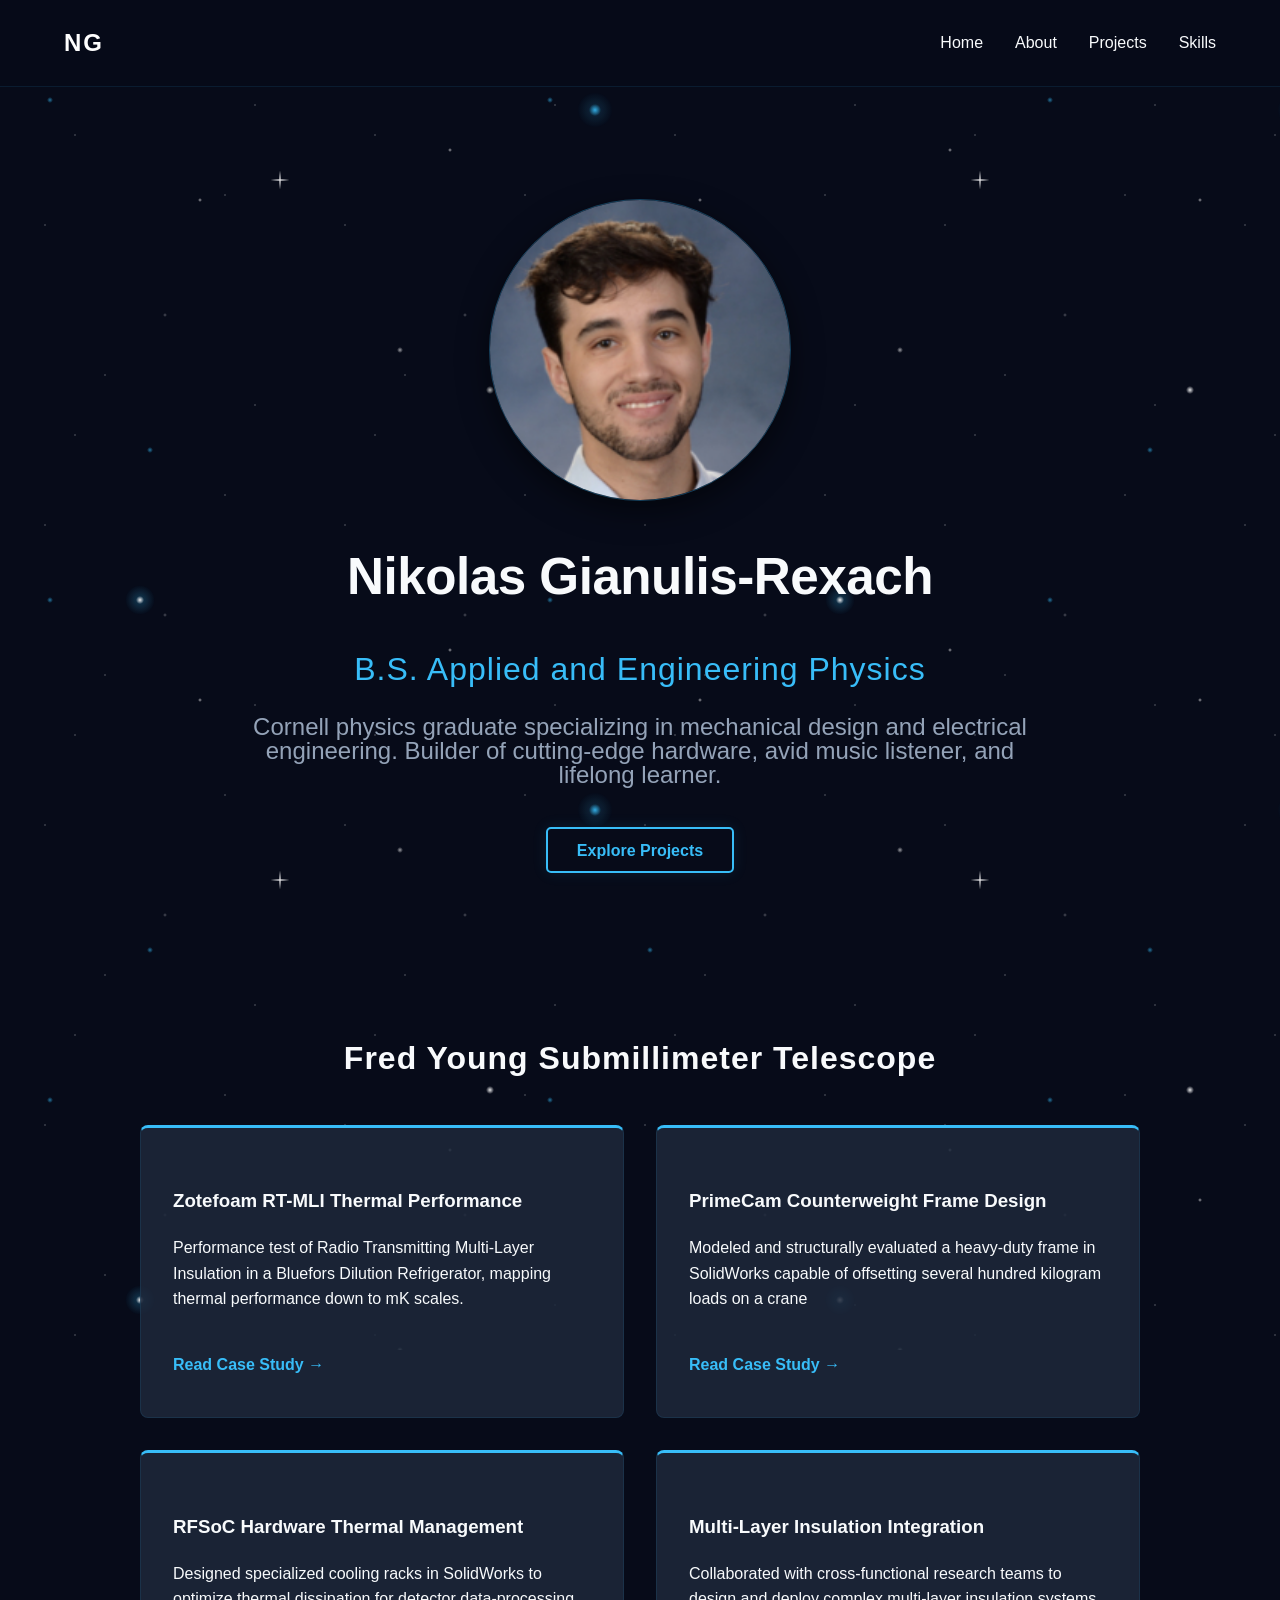
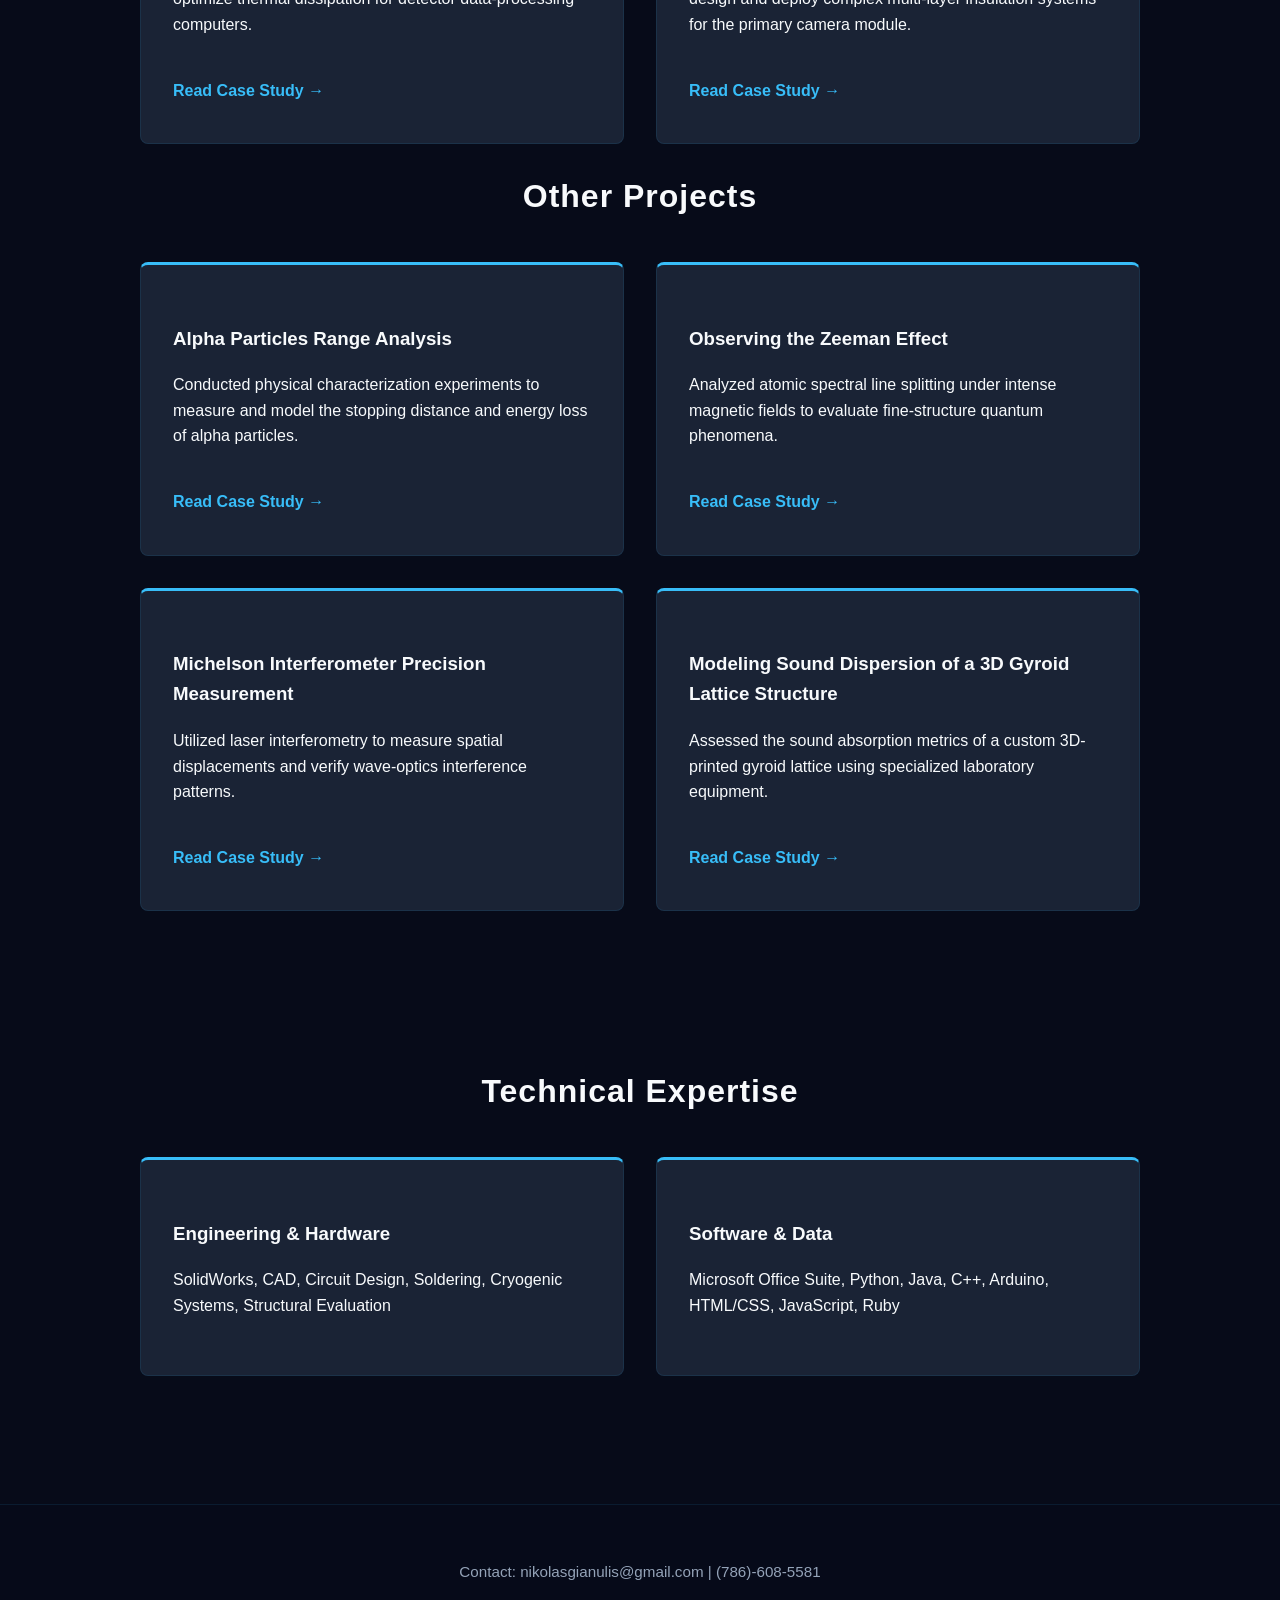
<file: index.html>
<!DOCTYPE html>
<html lang="en">
<head>
    <meta charset="UTF-8">
    <meta name="viewport" content="width=device-width, initial-scale=1.0">
    <title>Nikolas Gianulis | Physicist and Engineer</title>
    <link rel="icon" type="image/png" href="images/favicon.png">
    <link rel="stylesheet" href="style.css">
</head>
<body>
    <!-- Parallax Star Layers -->
    <div class="parallax-bg" id="bg-far"></div>
    <div class="parallax-bg" id="bg-mid"></div>
    <div class="parallax-bg" id="bg-near"></div>

    <nav>
       <div class="logo" onclick="window.location.href='index.html';" style="cursor: pointer;">
        NG
        </div>
        <ul class="nav-links">
            <li><a href="index.html">Home</a></li>
            <li><a href="about.html">About</a></li>
            <li><a href="#projects">Projects</a></li>
            <li><a href="#skills">Skills</a></li>
        </ul>
    </nav>

    <header class="hero">
        <!-- <span style="color: var(--accent); font-size: 0.9rem; letter-spacing: 3px; text-transform: uppercase; font-weight: 600;">✦ Instrumentation & Systems Engineer ✦</span> -->
        <img src="images/profile.png" alt="KID System" class="profile-img">

        <h1>Nikolas Gianulis-Rexach</h1>
        <h2>B.S. Applied and Engineering Physics</h2>
        <p>Cornell physics graduate specializing in mechanical design and electrical engineering. Builder of cutting-edge hardware, avid music listener, and lifelong learner.</p>
        <a href="#projects" class="btn">Explore Projects</a>
    </header>

    <section id="projects" class="projects-section">
        <!-- <h1>Projects</h1> -->

        <h2>Fred Young Submillimeter Telescope</h2>
        <div class="project-grid">
            <!-- Project Card 1 -->
            <div class="project-card">
                <h3>Zotefoam RT-MLI Thermal Performance </h3>
                <p>Performance test of Radio Transmitting Multi-Layer Insulation in a Bluefors Dilution Refrigerator, mapping thermal performance down to mK scales.</p>
                <a href="zotefoam.html" class="read-more">Read Case Study &rarr;</a>
            </div>
            <!-- Project Card 2 -->
            <div class="project-card">
                <h3>PrimeCam Counterweight Frame Design</h3>
                <p>Modeled and structurally evaluated a heavy-duty frame in SolidWorks capable of offsetting several hundred kilogram loads on a crane</p>
                <a href="counterweight.html" class="read-more">Read Case Study &rarr;</a>
            </div>
            <!-- Project Card 3 -->
            <div class="project-card">
                <h3>RFSoC Hardware Thermal Management</h3>
                <p>Designed specialized cooling racks in SolidWorks to optimize thermal dissipation for detector data-processing computers.</p>
                <a href="rfsocthermalmanagement.html" class="read-more">Read Case Study &rarr;</a>
            </div>
            <!-- Project Card 4 -->
            <div class="project-card">
                <h3>Multi-Layer Insulation Integration</h3>
                <p>Collaborated with cross-functional research teams to design and deploy complex multi-layer insulation systems for the primary camera module.</p>
                <a href="mli.html" class="read-more">Read Case Study &rarr;</a>
            </div>
        </div>

        <h2>Other Projects</h2>
        <div class="project-grid">
            <!-- Project Card 1 -->
            <!-- <div class="project-card">
                <h3>CCD Astronomical Imaging & Data Processing</h3>
                <p>Operated a telescope camera at the Hartung-Boothroyd Observatory, using Python statistical models to process raw optical sensor data.</p>
                <a href="primecam.html" class="read-more">Read Case Study &rarr;</a>
            </div>
            
            <div class="project-card">
                <h3>Automated Data Acquisition Circuits</h3>
                <p>Designed, built, and troubleshot custom electro-mechanical circuits paired with Python and Arduino programming.</p>
                <a href="#" class="read-more">Read Case Study &rarr;</a>
            </div> -->
            <!-- Project Card 3 -->
            <div class="project-card">
                <h3>Alpha Particles Range Analysis</h3>
                <p>Conducted physical characterization experiments to measure and model the stopping distance and energy loss of alpha particles.</p>
                <a href="alphaparticles.html" class="read-more">Read Case Study &rarr;</a>
            </div>
            <!-- Project Card 4 -->
            <div class="project-card">
                <h3>Observing the Zeeman Effect</h3>
                <p>Analyzed atomic spectral line splitting under intense magnetic fields to evaluate fine-structure quantum phenomena.</p>
                <a href="zeeman.html" class="read-more">Read Case Study &rarr;</a>
            </div>
            <!-- Project Card 5 -->
            <div class="project-card">
                <h3>Michelson Interferometer Precision Measurement</h3>
                <p>Utilized laser interferometry to measure spatial displacements and verify wave-optics interference patterns.</p>
                <a href="michelsoninterferometer.html" class="read-more">Read Case Study &rarr;</a>
            </div>
            <!-- Project Card 6 -->
            <div class="project-card">
                <h3>Modeling Sound Dispersion of a 3D Gyroid Lattice Structure</h3>
                <p>Assessed the sound absorption metrics of a custom 3D-printed gyroid lattice using specialized laboratory equipment.</p>
                <a href="gyroidlattice.html" class="read-more">Read Case Study &rarr;</a>
            </div>
        </div>
    </section>

    <section id="skills" class="skills-section">
        <h2>Technical Expertise</h2>
        <div class="skills-container">
            <div class="skill-category">
                <h3>Engineering & Hardware</h3>
                <p>SolidWorks, CAD, Circuit Design, Soldering, Cryogenic Systems, Structural Evaluation</p>
            </div>
            <div class="skill-category">
                <h3>Software & Data</h3>
                <p>Microsoft Office Suite, Python, Java, C++, Arduino, HTML/CSS, JavaScript, Ruby</p>
            </div>
        </div>
    </section>

    <footer>
        <p>Contact: nikolasgianulis@gmail.com | (786)-608-5581</p>
    </footer>

    <script src="script.js"></script>
</body>
</html>
</file>
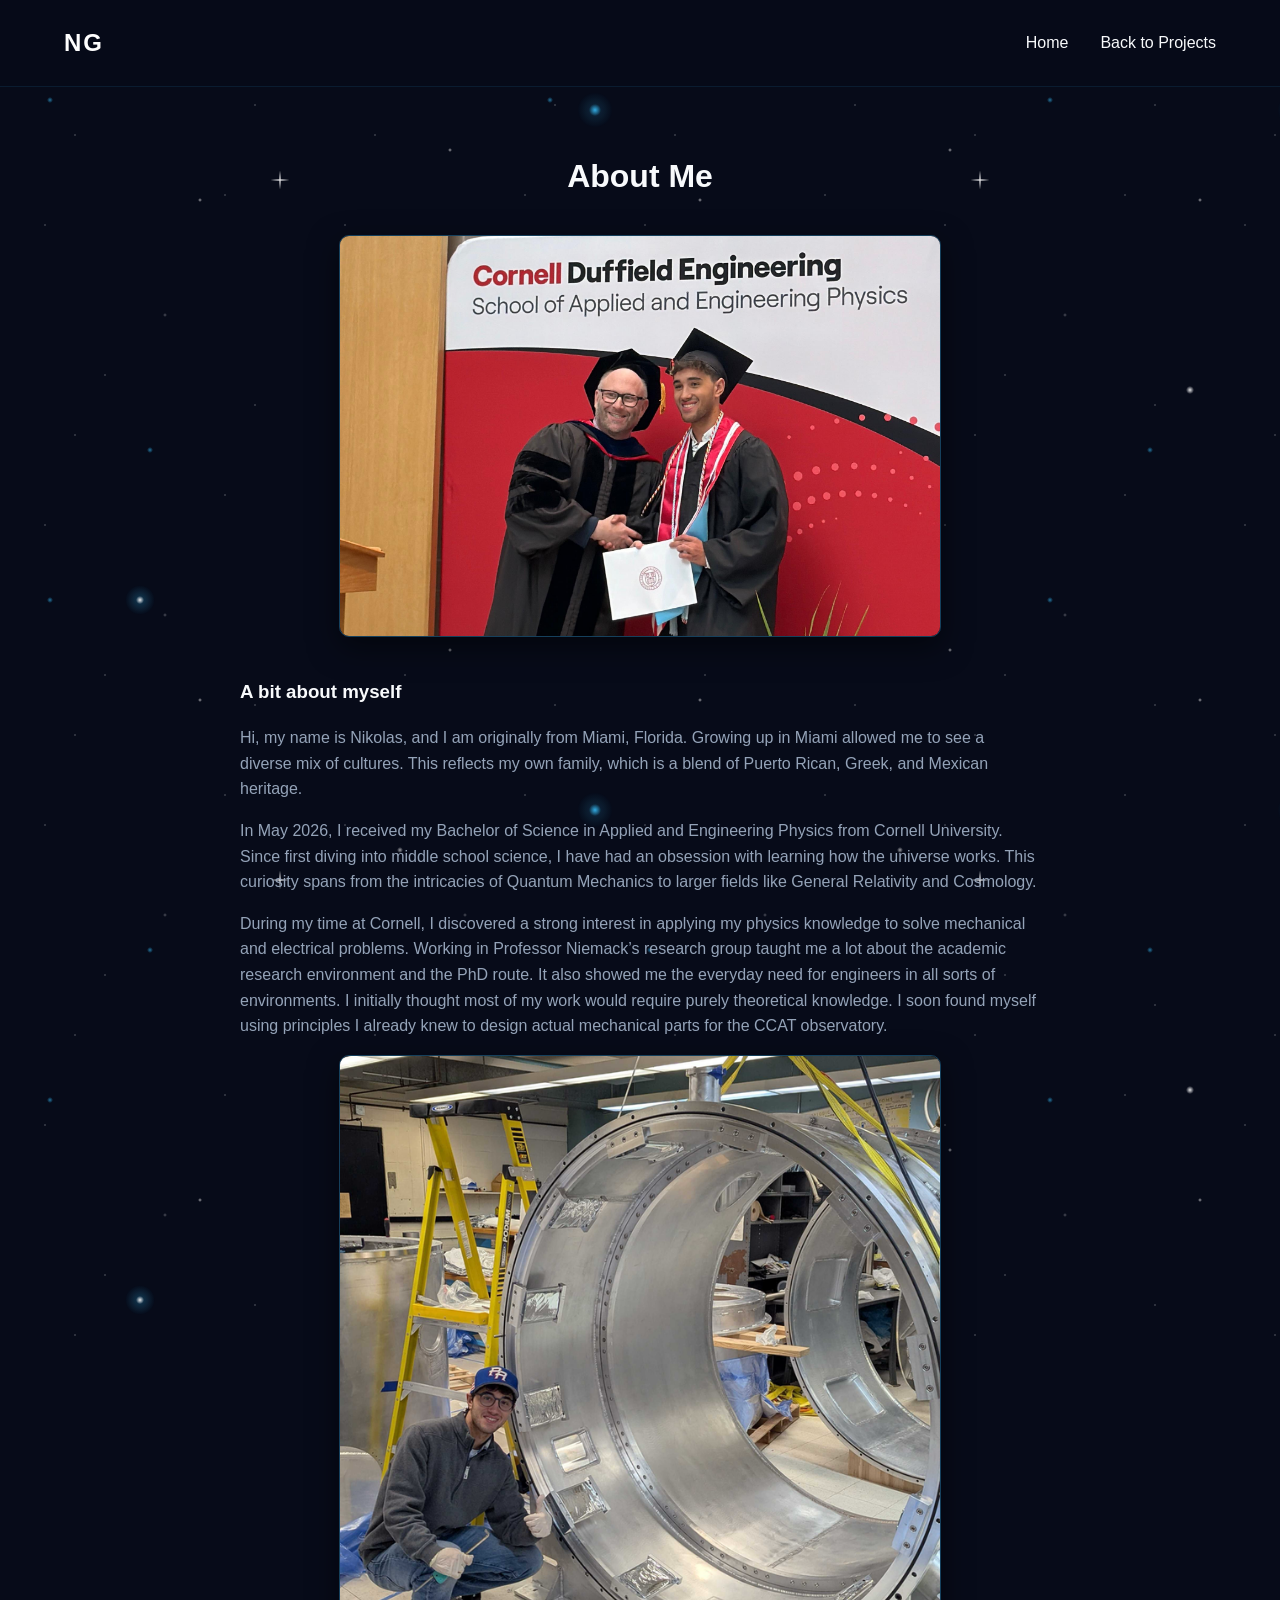
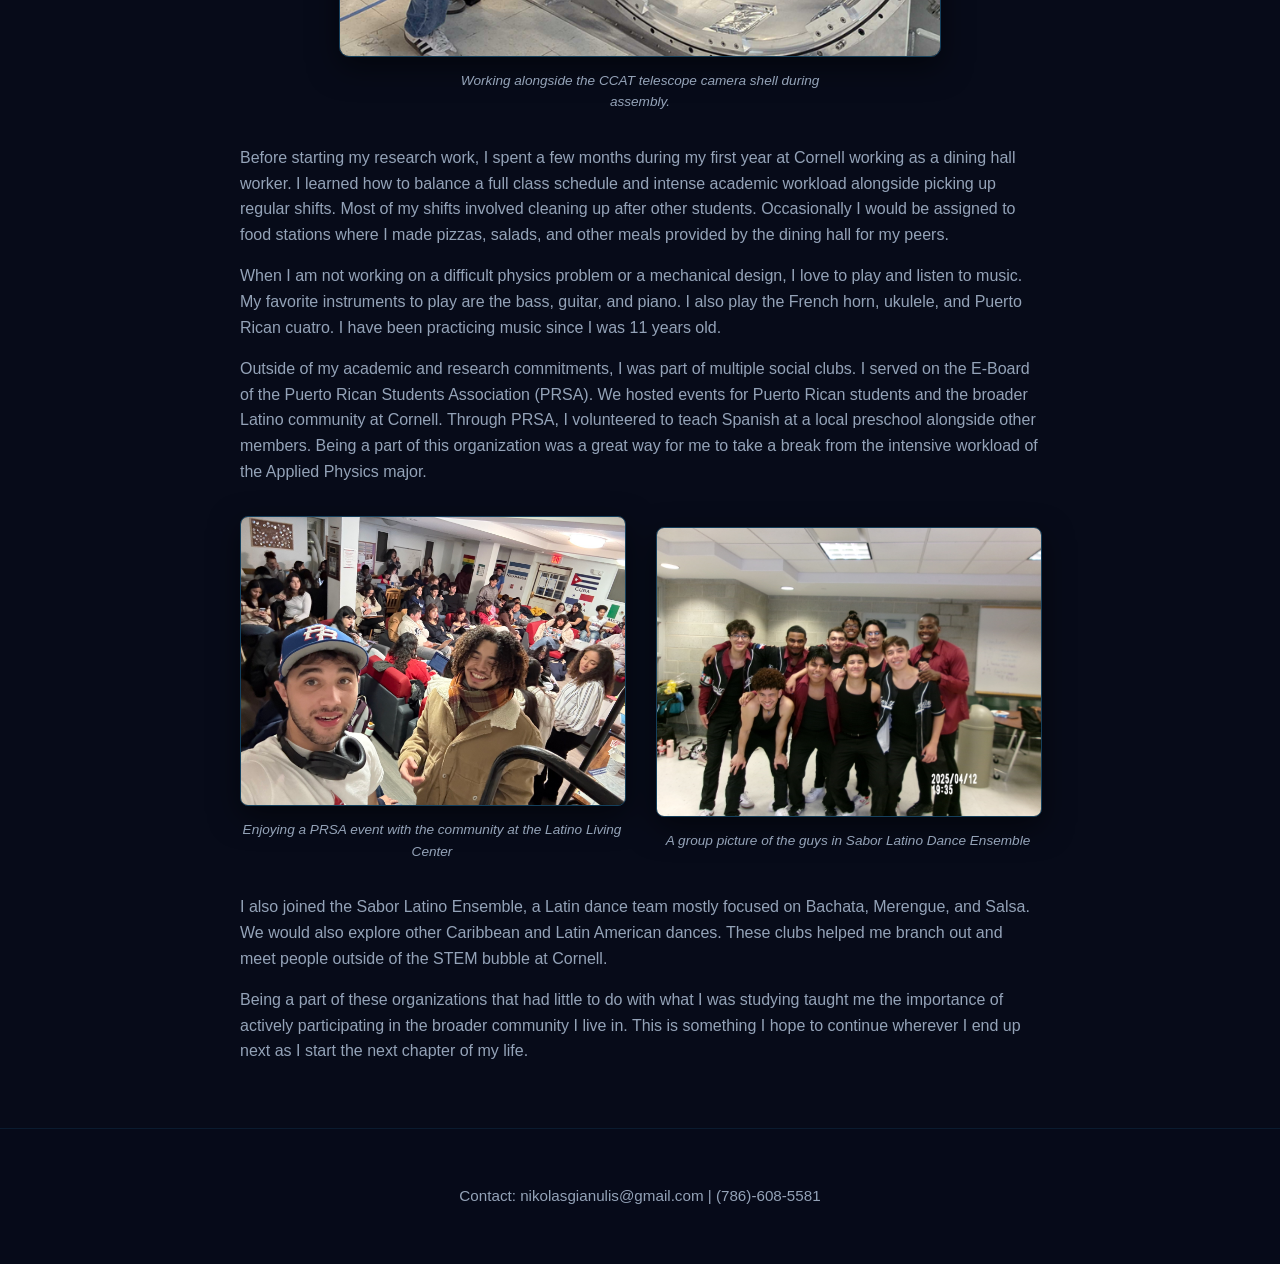
<file: about.html>
<!DOCTYPE html>
<html lang="en">
<head>
    <meta charset="UTF-8">
    <meta name="viewport" content="width=device-width, initial-scale=1.0">
    <title>About Me | Nikolas Gianulis</title>
    <link rel="icon" type="image/png" href="images/favicon.png">
    <link rel="stylesheet" href="style.css">
</head>
<body>
    <!-- Parallax Star Layers -->
    <div class="parallax-bg" id="bg-far"></div>
    <div class="parallax-bg" id="bg-mid"></div>
    <div class="parallax-bg" id="bg-near"></div>

    <nav>
        <div class="logo" onclick="window.location.href='index.html';" style="cursor: pointer;">
        NG
        </div>
        <ul class="nav-links">
            <li><a href="index.html">Home</a></li>
            <li><a href="index.html#projects">Back to Projects</a></li>
        </ul>
    </nav>

    <main class="case-study">
        <header class="project-header" style="text-align: center;">
            <h1>About Me</h1>
            <!-- Profile Image Placeholder -->
            <img src="images/graduation.JPG" alt="Nikolas Gianulis" class="profile-img-two" style="margin-top: 2rem;">
        </header>

        <section class="project-content">
            <h3>A bit about myself</h3>
            <p>Hi, my name is Nikolas, and I am originally from Miami, Florida. Growing up in Miami allowed me to see a diverse mix of cultures. This reflects my own family, which is a blend of Puerto Rican, Greek, and Mexican heritage.</p>
            
            <p>In May 2026, I received my Bachelor of Science in Applied and Engineering Physics from Cornell University. Since first diving into middle school science, I have had an obsession with learning how the universe works. This curiosity spans from the intricacies of Quantum Mechanics to larger fields like General Relativity and Cosmology.</p>
            
            <p>During my time at Cornell, I discovered a strong interest in applying my physics knowledge to solve mechanical and electrical problems. Working in Professor Niemack’s research group taught me a lot about the academic research environment and the PhD route. It also showed me the everyday need for engineers in all sorts of environments. I initially thought most of my work would require purely theoretical knowledge. I soon found myself using principles I already knew to design actual mechanical parts for the CCAT observatory.</p>
            <img src="./images/IMG_6387.png" alt="KID System" class="primecam-img">
            <figcaption class="image-caption">Working alongside the CCAT telescope camera shell during assembly.</figcaption>
            
            <p>Before starting my research work, I spent a few months during my first year at Cornell working as a dining hall worker. I learned how to balance a full class schedule and intense academic workload alongside picking up regular shifts. Most of my shifts involved cleaning up after other students. Occasionally I would be assigned to food stations where I made pizzas, salads, and other meals provided by the dining hall for my peers.</p>

            <p>When I am not working on a difficult physics problem or a mechanical design, I love to play and listen to music. My favorite instruments to play are the bass, guitar, and piano. I also play the French horn, ukulele, and Puerto Rican cuatro. I have been practicing music since I was 11 years old.</p>

            <p>Outside of my academic and research commitments, I was part of multiple social clubs. I served on the E-Board of the Puerto Rican Students Association (PRSA). We hosted events for Puerto Rican students and the broader Latino community at Cornell. Through PRSA, I volunteered to teach Spanish at a local preschool alongside other members. Being a part of this organization was a great way for me to take a break from the intensive workload of the Applied Physics major.</p>
            <div class="image-row">
                 <!-- First Image Column -->
                <figure class="image-col">
                    <img src="images/prsa.jpeg" alt="KID System" class="alpha-img">
                    <figcaption class="image-caption">Enjoying a PRSA event with the community at the Latino Living Center</figcaption>
                </figure>

                <!-- Second Image Column -->
                <figure class="image-col">
                    <img src="images/sabor.JPG" alt="PrimeCam Outer Shell" class="alpha-img">
                    <figcaption class="image-caption">A group picture of the guys in Sabor Latino Dance Ensemble</figcaption>
                </figure>
            </div>
            <p>I also joined the Sabor Latino Ensemble, a Latin dance team mostly focused on Bachata, Merengue, and Salsa. We would also explore other Caribbean and Latin American dances. These clubs helped me branch out and meet people outside of the STEM bubble at Cornell.</p>

            <!-- <p>I was also involved in the student organization Students for a Democratic Cornell (SDC). We focused on fixing the broken judicial system at Cornell, which unfairly targeted certain students for minor grievances such as peaceful protest while allowing others who committed far worse actions to receive less severe punishments. Most recently, SDC was in the news for helping organize current student movements against the administration regarding its complicity in community sexual assault cases.</p> -->
            
            <p>Being a part of these organizations that had little to do with what I was studying taught me the importance of actively participating in the broader community I live in. This is something I hope to continue wherever I end up next as I start the next chapter of my life.</p>
        </section>
    </main>

    <footer>
        <p>Contact: nikolasgianulis@gmail.com | (786)-608-5581</p>
    </footer>

    <script src="script.js"></script>
</body>
</html>
</file>
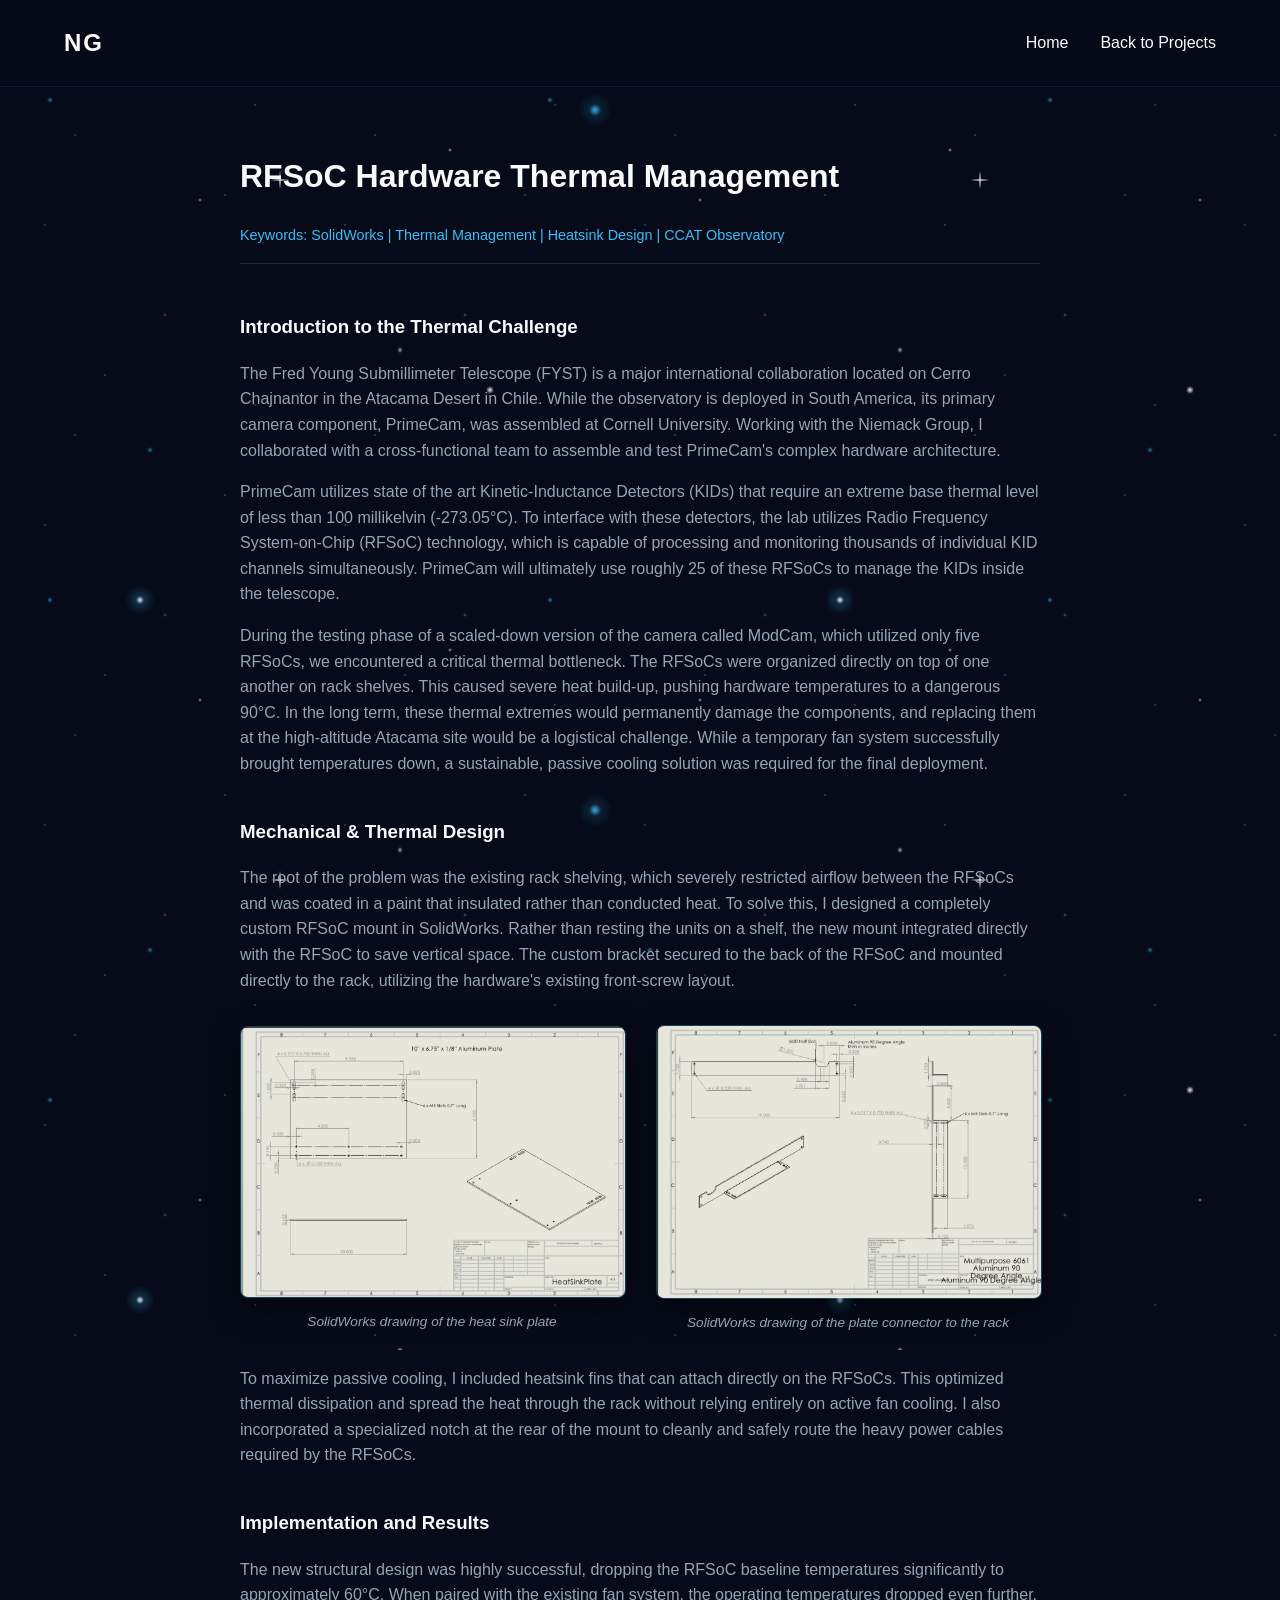
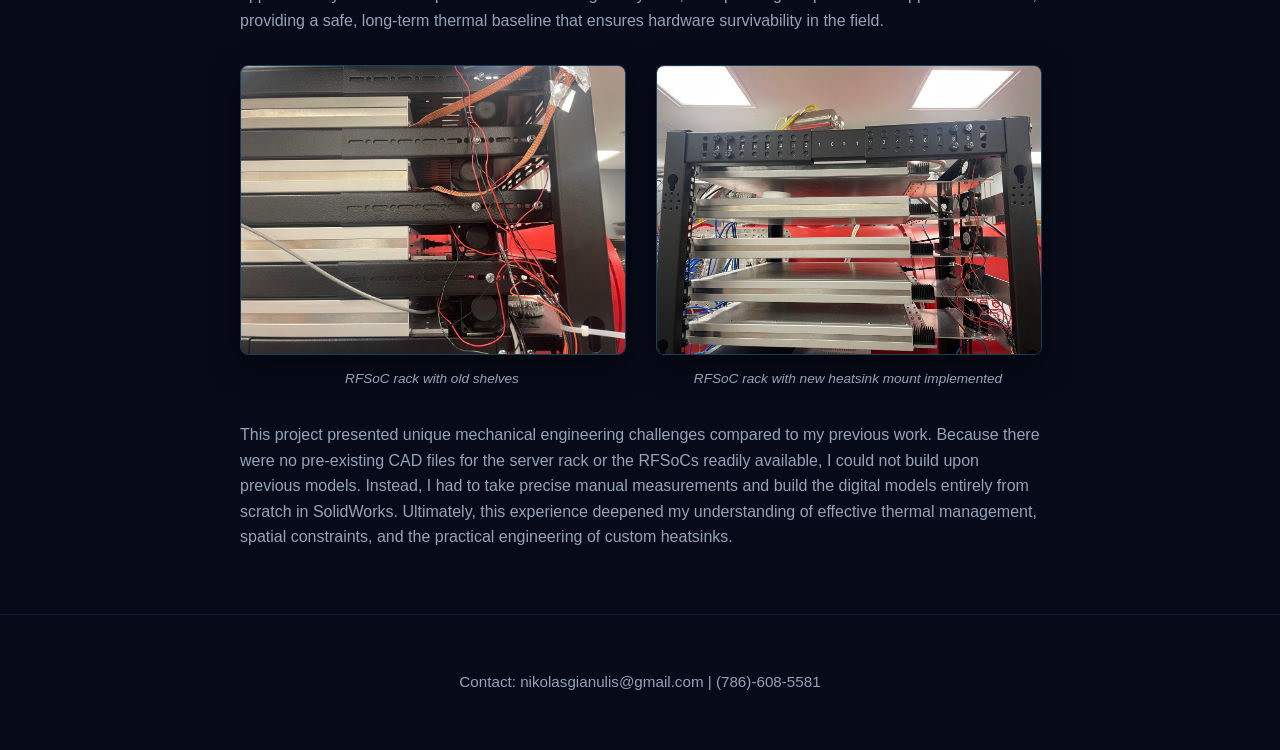
<file: rfsocthermalmanagement.html>
<!DOCTYPE html>
<html lang="en">
<head>
    <meta charset="UTF-8">
    <meta name="viewport" content="width=device-width, initial-scale=1.0">
    <title>RFSoC Hardware Thermal Management | Nikolas Gianulis</title>
    <link rel="icon" type="image/png" href="images/favicon.png">
    <link rel="stylesheet" href="style.css">
</head>
<body>
    <!-- Parallax Star Layers -->
    <div class="parallax-bg" id="bg-far"></div>
    <div class="parallax-bg" id="bg-mid"></div>
    <div class="parallax-bg" id="bg-near"></div>

    <nav>
        <div class="logo" onclick="window.location.href='index.html';" style="cursor: pointer;">
        NG
        </div>
        <ul class="nav-links">
            <li><a href="index.html">Home</a></li>
            <li><a href="index.html#projects">Back to Projects</a></li>
        </ul>
    </nav>

    <main class="case-study">
        <header class="project-header">
            <h1>RFSoC Hardware Thermal Management</h1>
            <p class="tech-stack">Keywords: SolidWorks | Thermal Management | Heatsink Design | CCAT Observatory</p>
        </header>

        <section class="project-content">
            <h3>Introduction to the Thermal Challenge</h3>
            <p>The Fred Young Submillimeter Telescope (FYST) is a major international collaboration located on Cerro Chajnantor in the Atacama Desert in Chile. While the observatory is deployed in South America, its primary camera component, PrimeCam, was assembled at Cornell University. Working with the Niemack Group, I collaborated with a cross-functional team to assemble and test PrimeCam's complex hardware architecture.</p>
            
            <p>PrimeCam utilizes state of the art Kinetic-Inductance Detectors (KIDs) that require an extreme base thermal level of less than 100 millikelvin (-273.05&deg;C). To interface with these detectors, the lab utilizes Radio Frequency System-on-Chip (RFSoC) technology, which is capable of processing and monitoring thousands of individual KID channels simultaneously. PrimeCam will ultimately use roughly 25 of these RFSoCs to manage the KIDs inside the telescope.</p>
            
            <p>During the testing phase of a scaled-down version of the camera called ModCam, which utilized only five RFSoCs, we encountered a critical thermal bottleneck. The RFSoCs were organized directly on top of one another on rack shelves. This caused severe heat build-up, pushing hardware temperatures to a dangerous 90&deg;C. In the long term, these thermal extremes would permanently damage the components, and replacing them at the high-altitude Atacama site would be a logistical challenge. While a temporary fan system successfully brought temperatures down, a sustainable, passive cooling solution was required for the final deployment.</p>

            <h3>Mechanical & Thermal Design</h3>
            <p>The root of the problem was the existing rack shelving, which severely restricted airflow between the RFSoCs and was coated in a paint that insulated rather than conducted heat. To solve this, I designed a completely custom RFSoC mount in SolidWorks. Rather than resting the units on a shelf, the new mount integrated directly with the RFSoC to save vertical space. The custom bracket secured to the back of the RFSoC and mounted directly to the rack, utilizing the hardware's existing front-screw layout.</p>
            <div class="image-row">
                 <!-- First Image Column -->
                <figure class="image-col">
                    <img src="images/plate.png" alt="KID System" class="alpha-img">
                    <figcaption class="image-caption">SolidWorks drawing of the heat sink plate</figcaption>
                </figure>

                <!-- Second Image Column -->
                <figure class="image-col">
                    <img src="images/angle.png" alt="PrimeCam Outer Shell" class="alpha-img">
                    <figcaption class="image-caption">SolidWorks drawing of the plate connector to the rack</figcaption>
                </figure>
            </div>
            <p>To maximize passive cooling, I included heatsink fins that can attach directly on the RFSoCs. This optimized thermal dissipation and spread the heat through the rack without relying entirely on active fan cooling. I also incorporated a specialized notch at the rear of the mount to cleanly and safely route the heavy power cables required by the RFSoCs.</p>

            <h3>Implementation and Results</h3>
            <p>The new structural design was highly successful, dropping the RFSoC baseline temperatures significantly to approximately 60&deg;C. When paired with the existing fan system, the operating temperatures dropped even further, providing a safe, long-term thermal baseline that ensures hardware survivability in the field.</p>
            <div class="image-row">
                 <!-- First Image Column -->
                <figure class="image-col">
                    <img src="images/IMG_6528.jpeg" alt="KID System" class="alpha-img">
                    <figcaption class="image-caption">RFSoC rack with old shelves</figcaption>
                </figure>

                <!-- Second Image Column -->
                <figure class="image-col">
                    <img src="images/IMG_6604.jpeg" alt="PrimeCam Outer Shell" class="alpha-img">
                    <figcaption class="image-caption">RFSoC rack with new heatsink mount implemented</figcaption>
                </figure>
            </div>
            <p>This project presented unique mechanical engineering challenges compared to my previous work. Because there were no pre-existing CAD files for the server rack or the RFSoCs readily available, I could not build upon previous models. Instead, I had to take precise manual measurements and build the digital models entirely from scratch in SolidWorks. Ultimately, this experience deepened my understanding of effective thermal management, spatial constraints, and the practical engineering of custom heatsinks.</p>
        </section>
    </main>

    <footer>
        <p>Contact: nikolasgianulis@gmail.com | (786)-608-5581</p>
    </footer>

    <script src="script.js"></script>
</body>
</html>
</file>
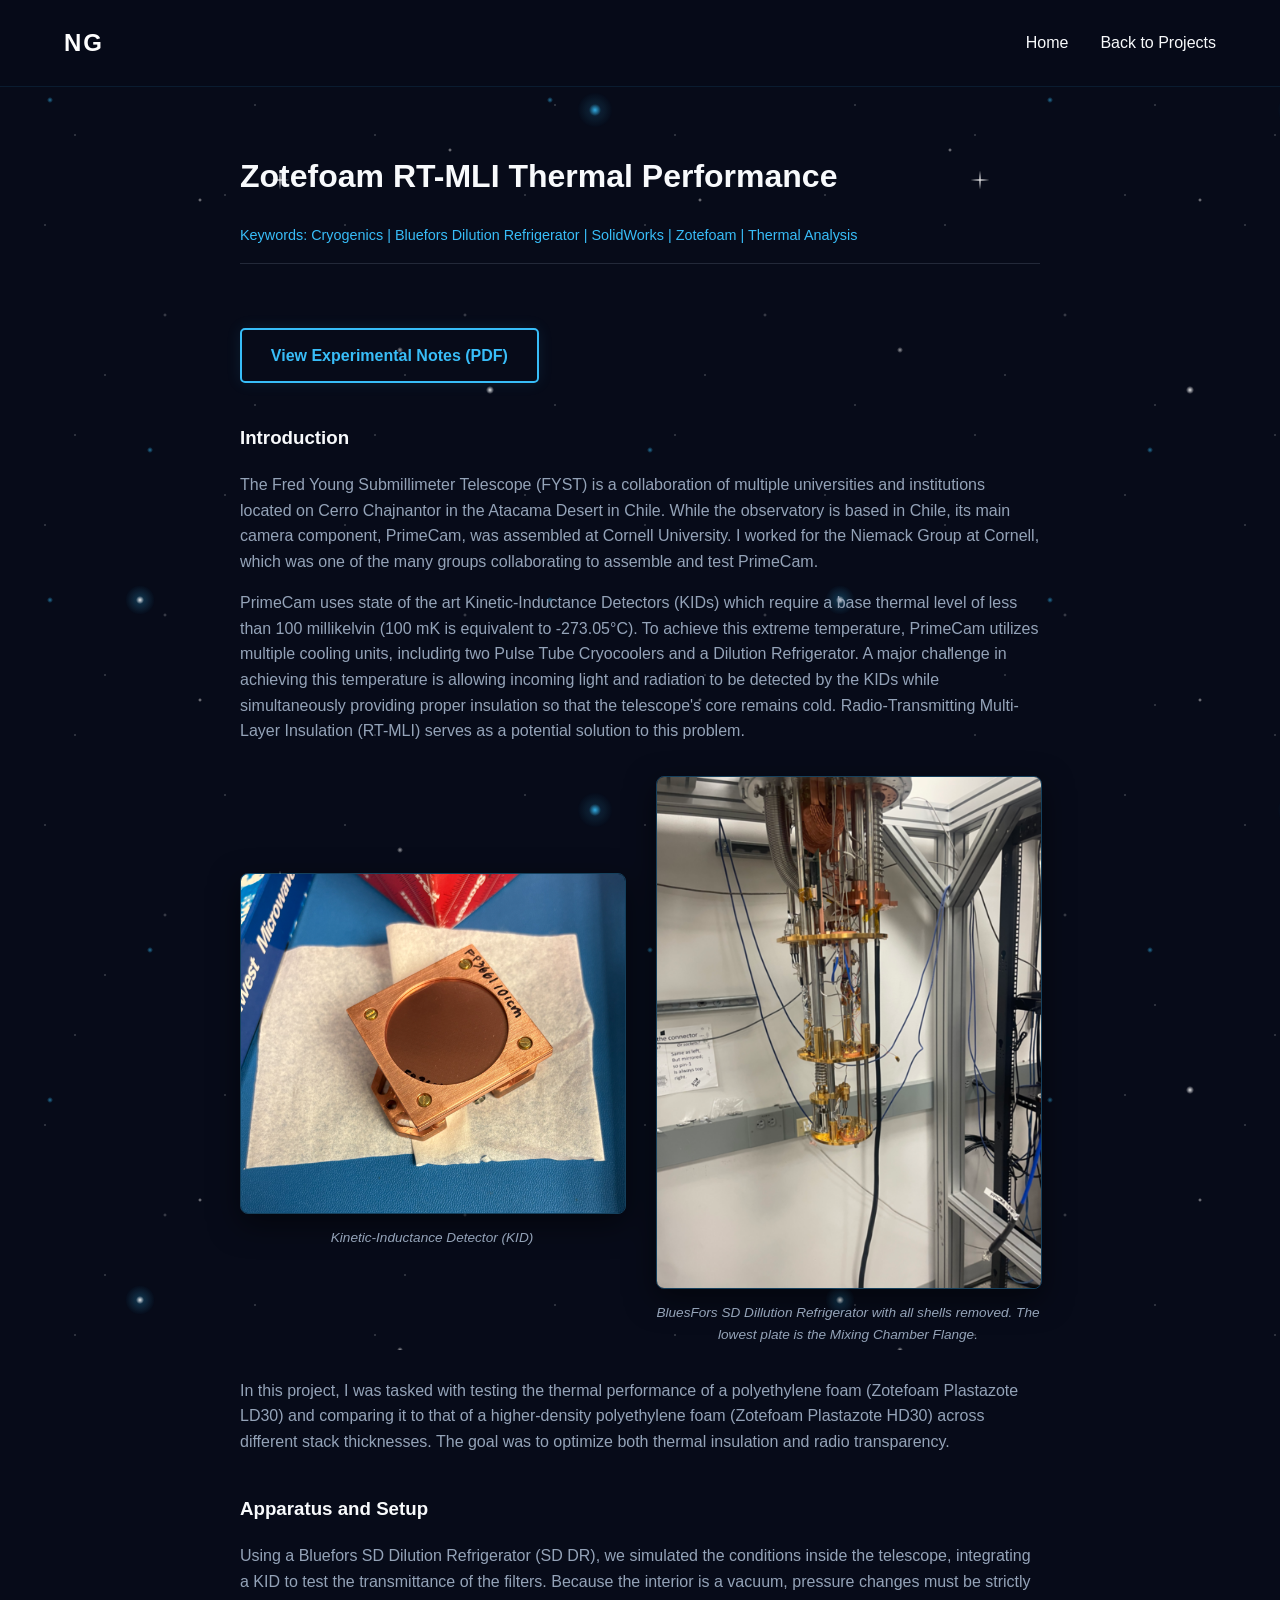
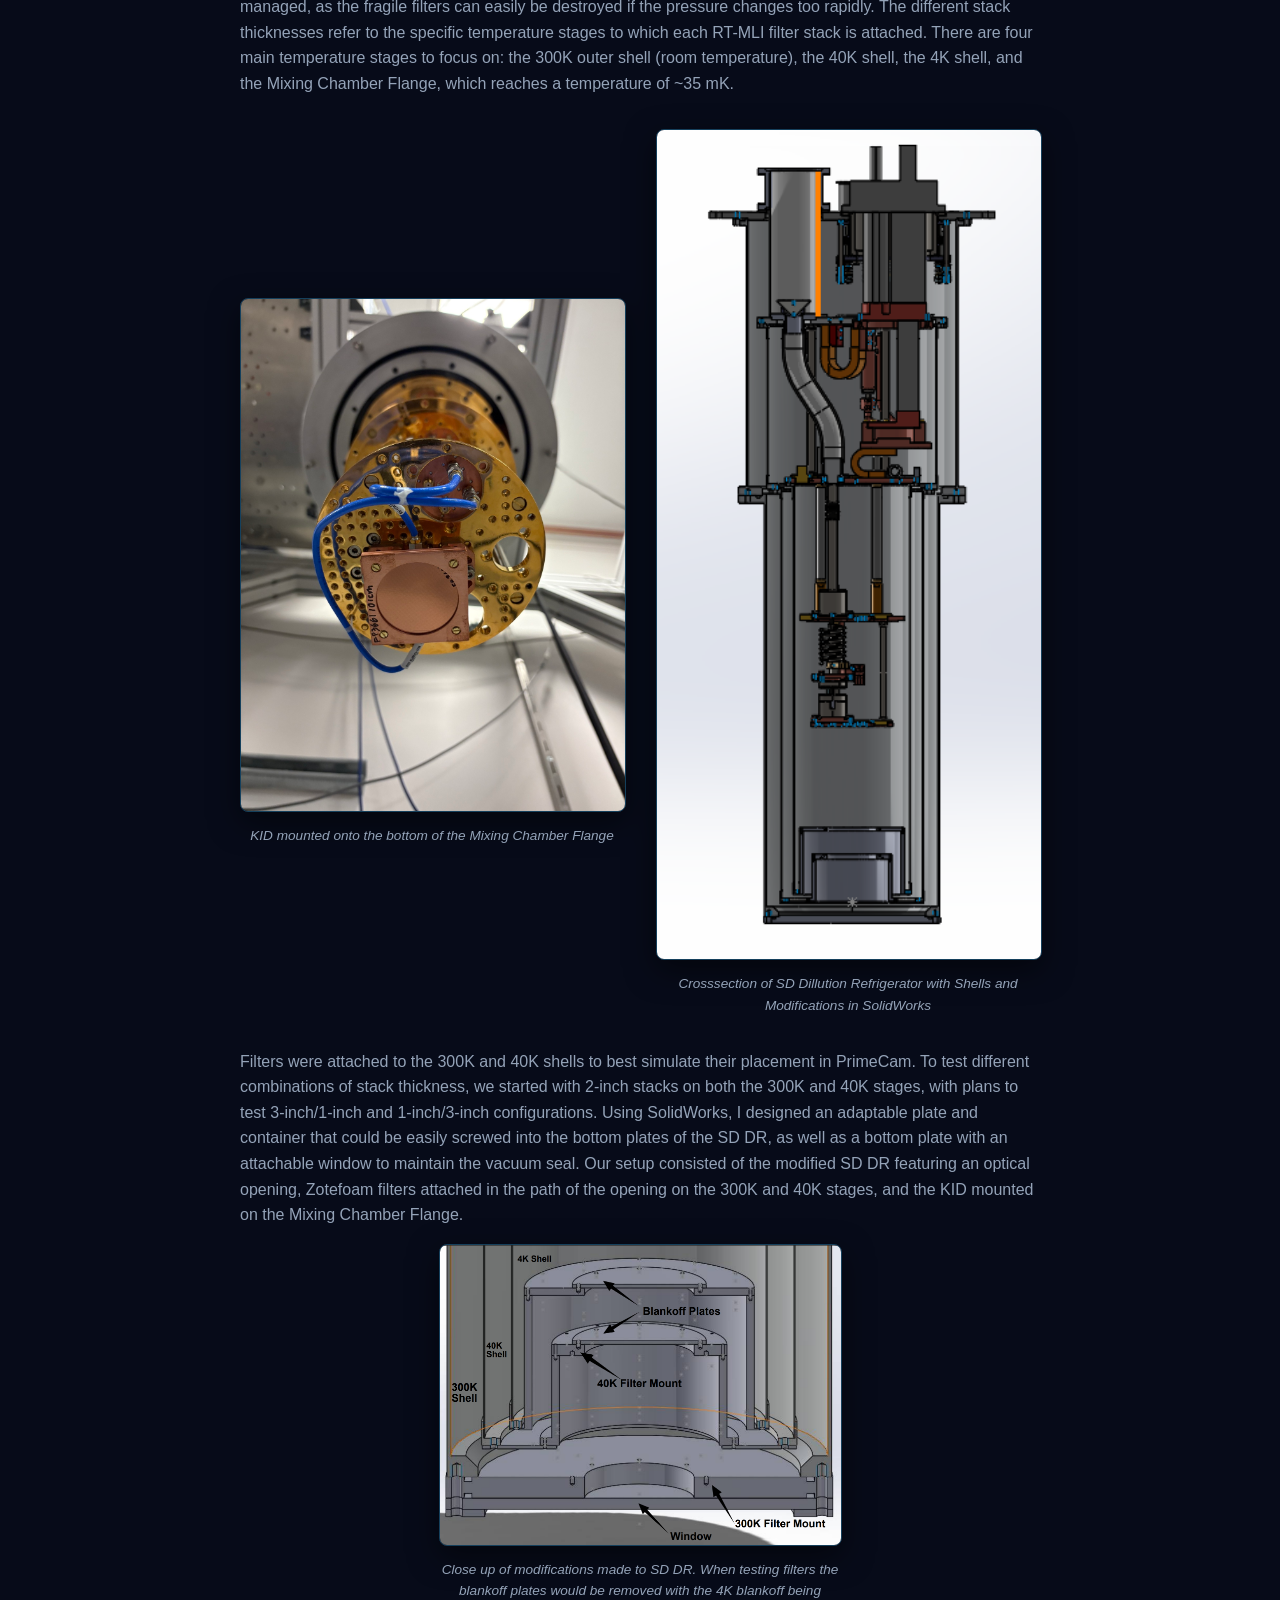
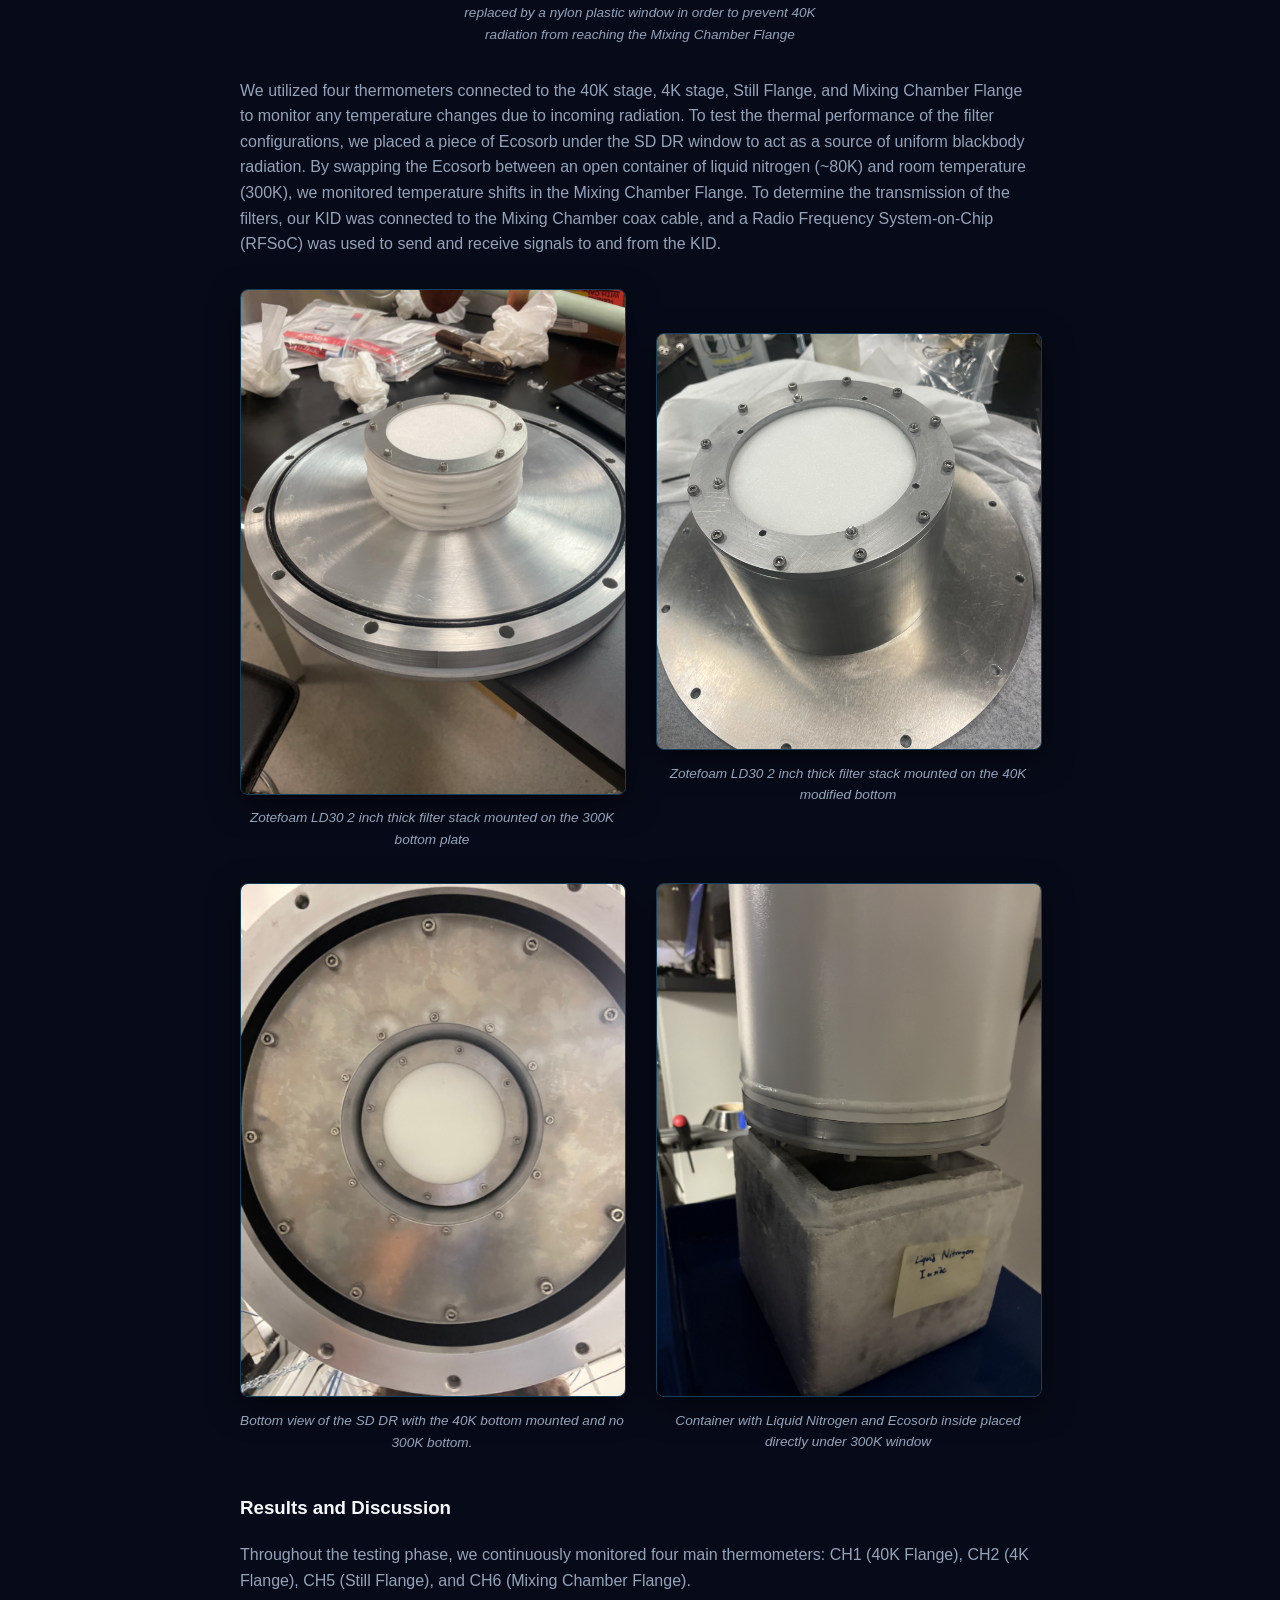
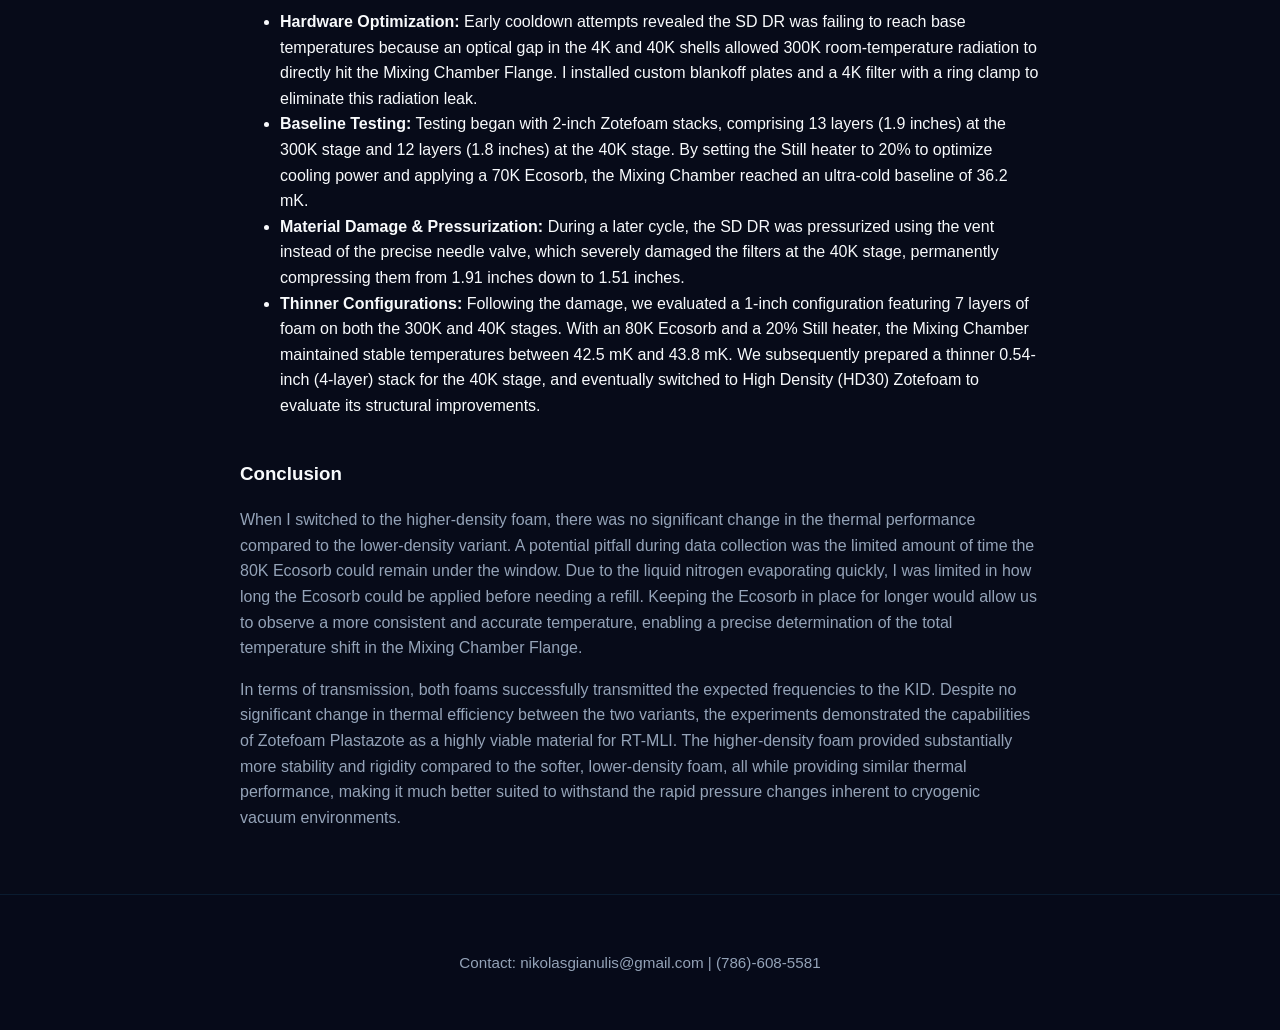
<file: zotefoam.html>
<!DOCTYPE html>
<html lang="en">
<head>
    <meta charset="UTF-8">
    <meta name="viewport" content="width=device-width, initial-scale=1.0">
    <title>Zotefoam RT-MLI Thermal Characterization | Nikolas Gianulis</title>
    <link rel="icon" type="image/png" href="images/favicon.png">
    <link rel="stylesheet" href="style.css">
</head>
<body>
    <!-- Parallax Star Layers -->
    <div class="parallax-bg" id="bg-far"></div>
    <div class="parallax-bg" id="bg-mid"></div>
    <div class="parallax-bg" id="bg-near"></div>

    <nav>
        <div class="logo" onclick="window.location.href='index.html';" style="cursor: pointer;">
        NG
        </div>
        <ul class="nav-links">
            <li><a href="index.html">Home</a></li>
            <li><a href="index.html#projects">Back to Projects</a></li>
        </ul>
    </nav>

    <main class="case-study">
        <header class="project-header">
            <h1>Zotefoam RT-MLI Thermal Performance</h1>
            <p class="tech-stack">Keywords: Cryogenics | Bluefors Dilution Refrigerator | SolidWorks | Zotefoam | Thermal Analysis</p>
            <!-- PDF Link Button -->
            <a href="RT-MLI Experimental Notes_3.pdf" target="_blank" class="btn" style="margin-top: 1rem; display: inline-block;">View Experimental Notes (PDF)</a>
        </header>

        <section class="project-content">
            <h3>Introduction</h3>
            <p>The Fred Young Submillimeter Telescope (FYST) is a collaboration of multiple universities and institutions located on Cerro Chajnantor in the Atacama Desert in Chile. While the observatory is based in Chile, its main camera component, PrimeCam, was assembled at Cornell University. I worked for the Niemack Group at Cornell, which was one of the many groups collaborating to assemble and test PrimeCam.</p>
            
            <p>PrimeCam uses state of the art Kinetic-Inductance Detectors (KIDs) which require a base thermal level of less than 100 millikelvin (100 mK is equivalent to -273.05&deg;C). To achieve this extreme temperature, PrimeCam utilizes multiple cooling units, including two Pulse Tube Cryocoolers and a Dilution Refrigerator. A major challenge in achieving this temperature is allowing incoming light and radiation to be detected by the KIDs while simultaneously providing proper insulation so that the telescope's core remains cold. Radio-Transmitting Multi-Layer Insulation (RT-MLI) serves as a potential solution to this problem.</p>
            <div class="image-row">
                 <!-- First Image Column -->
                <figure class="image-col">
                    <img src="images/KID.png" alt="KID System" class="alpha-img">
                    <figcaption class="image-caption">Kinetic-Inductance Detector (KID)</figcaption>
                </figure>

                <!-- Second Image Column -->
                <figure class="image-col">
                    <img src="images/IMG_6536.png" alt="PrimeCam Outer Shell" class="alpha-img">
                    <figcaption class="image-caption">BluesFors SD Dillution Refrigerator with all shells removed. The lowest plate is the Mixing Chamber Flange.</figcaption>
                </figure>
            </div>
            <p>In this project, I was tasked with testing the thermal performance of a polyethylene foam (Zotefoam Plastazote LD30) and comparing it to that of a higher-density polyethylene foam (Zotefoam Plastazote HD30) across different stack thicknesses. The goal was to optimize both thermal insulation and radio transparency.</p>
            
            <h3>Apparatus and Setup</h3>
            <p>Using a Bluefors SD Dilution Refrigerator (SD DR), we simulated the conditions inside the telescope, integrating a KID to test the transmittance of the filters. Because the interior is a vacuum, pressure changes must be strictly managed, as the fragile filters can easily be destroyed if the pressure changes too rapidly. The different stack thicknesses refer to the specific temperature stages to which each RT-MLI filter stack is attached. There are four main temperature stages to focus on: the 300K outer shell (room temperature), the 40K shell, the 4K shell, and the Mixing Chamber Flange, which reaches a temperature of ~35 mK.</p>
            
            <div class="image-row">
                 <!-- First Image Column -->
                <figure class="image-col">
                    <img src="images/KIDSDDR.jpeg" alt="KID System" class="alpha-img">
                    <figcaption class="image-caption">KID mounted onto the bottom of the Mixing Chamber Flange</figcaption>
                </figure>

                <!-- Second Image Column -->
                <figure class="image-col">
                    <img src="images/IMG_7739.PNG" alt="PrimeCam Outer Shell" class="alpha-img">
                    <figcaption class="image-caption">Crosssection of SD Dillution Refrigerator with Shells and Modifications in SolidWorks</figcaption>
                </figure>
            </div>
            
            <p>Filters were attached to the 300K and 40K shells to best simulate their placement in PrimeCam. To test different combinations of stack thickness, we started with 2-inch stacks on both the 300K and 40K stages, with plans to test 3-inch/1-inch and 1-inch/3-inch configurations. Using SolidWorks, I designed an adaptable plate and container that could be easily screwed into the bottom plates of the SD DR, as well as a bottom plate with an attachable window to maintain the vacuum seal. Our setup consisted of the modified SD DR featuring an optical opening, Zotefoam filters attached in the path of the opening on the 300K and 40K stages, and the KID mounted on the Mixing Chamber Flange.</p>
            

            <img src="images/solidworksdiagram.png" alt="KID System" class="alpha-img">
            <figcaption class="image-caption">Close up of modifications made to SD DR. When testing filters the blankoff plates would be removed with the 4K blankoff being replaced by a nylon plastic window in order to prevent 40K radiation from reaching the Mixing Chamber Flange</figcaption>
            
            <p>We utilized four thermometers connected to the 40K stage, 4K stage, Still Flange, and Mixing Chamber Flange to monitor any temperature changes due to incoming radiation. To test the thermal performance of the filter configurations, we placed a piece of Ecosorb under the SD DR window to act as a source of uniform blackbody radiation. By swapping the Ecosorb between an open container of liquid nitrogen (~80K) and room temperature (300K), we monitored temperature shifts in the Mixing Chamber Flange. To determine the transmission of the filters, our KID was connected to the Mixing Chamber coax cable, and a Radio Frequency System-on-Chip (RFSoC) was used to send and receive signals to and from the KID.</p>
            <div class="image-row">
                 <!-- First Image Column -->
                <figure class="image-col">
                    <img src="images/300KFilters.png" alt="KID System" class="alpha-img">
                    <figcaption class="image-caption">Zotefoam LD30 2 inch thick filter stack mounted on the 300K bottom plate</figcaption>
                </figure>

                <!-- Second Image Column -->
                <figure class="image-col">
                    <img src="images/40KFilters.png" alt="PrimeCam Outer Shell" class="alpha-img">
                    <figcaption class="image-caption">Zotefoam LD30 2 inch thick filter stack mounted on the 40K modified bottom</figcaption>
                </figure>
            </div>
            <div class="image-row">
                 <!-- First Image Column -->
                <figure class="image-col">
                <img src="images/IMG_6642.png" alt="KID System" class="alpha-img">
                <figcaption class="image-caption">Bottom view of the SD DR with the 40K bottom mounted and no 300K bottom.</figcaption>
            
                </figure>

                <!-- Second Image Column -->
                <figure class="image-col">
                    <img src="images/IMG_6923.png" alt="KID System" class="alpha-img">
            <figcaption class="image-caption">Container with Liquid Nitrogen and Ecosorb inside placed directly under 300K window</figcaption>
            
                </figure>
            </div>
            
            <h3>Results and Discussion</h3>
            <p>Throughout the testing phase, we continuously monitored four main thermometers: CH1 (40K Flange), CH2 (4K Flange), CH5 (Still Flange), and CH6 (Mixing Chamber Flange).</p>
            <ul>
                <li><strong>Hardware Optimization:</strong> Early cooldown attempts revealed the SD DR was failing to reach base temperatures because an optical gap in the 4K and 40K shells allowed 300K room-temperature radiation to directly hit the Mixing Chamber Flange. I installed custom blankoff plates and a 4K filter with a ring clamp to eliminate this radiation leak.</li>
                <li><strong>Baseline Testing:</strong> Testing began with 2-inch Zotefoam stacks, comprising 13 layers (1.9 inches) at the 300K stage and 12 layers (1.8 inches) at the 40K stage. By setting the Still heater to 20% to optimize cooling power and applying a 70K Ecosorb, the Mixing Chamber reached an ultra-cold baseline of 36.2 mK.</li>
                <li><strong>Material Damage & Pressurization:</strong> During a later cycle, the SD DR was pressurized using the vent instead of the precise needle valve, which severely damaged the filters at the 40K stage, permanently compressing them from 1.91 inches down to 1.51 inches. </li>
                <li><strong>Thinner Configurations:</strong> Following the damage, we evaluated a 1-inch configuration featuring 7 layers of foam on both the 300K and 40K stages. With an 80K Ecosorb and a 20% Still heater, the Mixing Chamber maintained stable temperatures between 42.5 mK and 43.8 mK. We subsequently prepared a thinner 0.54-inch (4-layer) stack for the 40K stage, and eventually switched to High Density (HD30) Zotefoam to evaluate its structural improvements.</li>
            </ul>
            
            <h3>Conclusion</h3>
            <p>When I switched to the higher-density foam, there was no significant change in the thermal performance compared to the lower-density variant. A potential pitfall during data collection was the limited amount of time the 80K Ecosorb could remain under the window. Due to the liquid nitrogen evaporating quickly, I was limited in how long the Ecosorb could be applied before needing a refill. Keeping the Ecosorb in place for longer would allow us to observe a more consistent and accurate temperature, enabling a precise determination of the total temperature shift in the Mixing Chamber Flange.</p>
            
            <p>In terms of transmission, both foams successfully transmitted the expected frequencies to the KID. Despite no significant change in thermal efficiency between the two variants, the experiments demonstrated the capabilities of Zotefoam Plastazote as a highly viable material for RT-MLI. The higher-density foam provided substantially more stability and rigidity compared to the softer, lower-density foam, all while providing similar thermal performance, making it much better suited to withstand the rapid pressure changes inherent to cryogenic vacuum environments.</p>
        </section>
    </main>

    <footer>
        <p>Contact: nikolasgianulis@gmail.com | (786)-608-5581</p>
    </footer>

    <script src="script.js"></script>
</body>
</html>
</file>
<file: style.css>
/* =========================================
   1. Base Styles & Theme Variables
========================================= */
:root {
    --bg-color: #070b19; /* Deeper space navy */
    --text-main: #f8fafc;
    --text-muted: #94a3b8;
    --accent: #38bdf8;
    --card-bg: rgba(30, 41, 59, 0.85); /* Slightly translucent for stars */
}

body {
    margin: 0;
    font-family: 'Segoe UI', Tahoma, Geneva, Verdana, sans-serif;
    background-color: var(--bg-color);
    color: var(--text-main);
    line-height: 1.6;
    position: relative;
    overflow-x: hidden;
}

/* =========================================
   2. Parallax Star Layers
========================================= */
.parallax-bg {
    position: fixed;
    top: -50%; 
    left: 0;
    width: 100%;
    height: 200%; 
    pointer-events: none;
    z-index: -1;
    background-repeat: repeat; 
    will-change: transform; 
}

#bg-far {
    background-image: 
        radial-gradient(1.5px 1.5px at 15% 25%, #ffffff, transparent),
        radial-gradient(1.5px 1.5px at 35% 75%, #ffffff, transparent),
        radial-gradient(1.5px 1.5px at 75% 15%, #ffffff, transparent),
        radial-gradient(1.5px 1.5px at 85% 85%, #ffffff, transparent),
        radial-gradient(2px 2px at 55% 55%, #ffffff, transparent),
        radial-gradient(1.5px 1.5px at 25% 95%, #ffffff, transparent);
    background-size: 300px 300px; 
    opacity: 0.3;
}

#bg-mid {
    background-image: 
        radial-gradient(3px 3px at 10% 10%, #38bdf8, transparent),
        radial-gradient(2px 2px at 40% 30%, #ffffff, transparent),
        radial-gradient(3px 3px at 80% 60%, #ffffff, transparent),
        radial-gradient(3px 3px at 30% 80%, #38bdf8, transparent),
        radial-gradient(2px 2px at 90% 20%, #ffffff, transparent);
    background-size: 500px 500px;
    opacity: 0.6;
}

#bg-near {
    background-image: 
        radial-gradient(4px 4px at 20% 50%, #ffffff, transparent),
        radial-gradient(15px 15px at 20% 50%, rgba(56, 189, 248, 0.3), transparent),
        radial-gradient(4px 4px at 70% 20%, #ffffff, transparent),
        radial-gradient(6px 6px at 85% 80%, #38bdf8, transparent),
        radial-gradient(18px 18px at 85% 80%, rgba(56, 189, 248, 0.2), transparent),
        radial-gradient(ellipse 10px 1.5px at 40% 90%, #ffffff, transparent),
        radial-gradient(ellipse 1.5px 10px at 40% 90%, #ffffff, transparent);
    background-size: 700px 700px;
    opacity: 0.9;
}

/* =========================================
   3. Navigation
========================================= */
nav {
    display: flex;
    justify-content: space-between;
    padding: 1.5rem 5%;
    background-color: rgba(7, 11, 25, 0.95);
    position: sticky;
    top: 0;
    z-index: 10;
    border-bottom: 1px solid rgba(56, 189, 248, 0.1);
    backdrop-filter: blur(5px);
}

.logo {
    text-decoration: none;
    font-size: 1.5rem;
    font-weight: bold;
    color: rgb(255, 255, 255);
    letter-spacing: 2px;
}

.nav-links {
    list-style: none;
    display: flex;
    gap: 2rem;
    margin: 0;
    align-items: center;
}

.nav-links a {
    color: var(--text-main);
    text-decoration: none;
    transition: color 0.3s;
}

.nav-links a:hover {
    color: var(--accent);
}

/* =========================================
   4. Hero Section & Buttons
========================================= */
.hero {
    text-align: center;
    padding: 7rem 5% 5rem;
    max-width: 800px;
    margin: auto;
}

.hero h1 {
    font-size: 3.2rem;
    margin-bottom: 10px;
    letter-spacing: -0.5px;
}


.hero h2 {
    color: var(--accent);
    font-weight: 400;
    letter-spacing: 1px;
    font-size: 2rem; /* Add this line to make it larger but smaller than the 3.2rem h1 */
    margin-bottom: 20px;
}

.hero p {
    color: var(--text-muted);
    font-size: 1.5rem;
    margin-bottom: 50px;
    margin-top: 0px;
    line-height: 1;
}

.btn {
    background-color: transparent;
    color: var(--accent);
    border: 2px solid var(--accent);
    padding: 0.8rem 1.8rem;
    text-decoration: none;
    border-radius: 5px;
    font-weight: bold;
    transition: all 0.3s ease;
    box-shadow: 0 0 15px rgba(56, 189, 248, 0.1);
}

.btn:hover {
    background-color: var(--accent);
    color: #070b19;
    box-shadow: 0 0 25px rgba(56, 189, 248, 0.4);
}

/* =========================================
   5. Grid Sections (Projects & Skills)
========================================= */
.projects-section, .skills-section {
    padding: 4rem 5%;
    max-width: 1000px;
    margin: auto;
}

.projects-section h2, .skills-section h2 {
    text-align: center;
    margin-bottom: 2.5rem;
    font-size: 2rem;
    letter-spacing: 1px;
}

.project-grid, .skills-container {
    display: grid;
    grid-template-columns: repeat(2, 1fr); 
    gap: 2rem;
}

.project-card, .skill-category {
    background-color: var(--card-bg);
    padding: 2.5rem 2rem;
    border-radius: 8px;
    border-top: 3px solid var(--accent);
    border-left: 1px solid rgba(56, 189, 248, 0.1);
    border-right: 1px solid rgba(56, 189, 248, 0.1);
    border-bottom: 1px solid rgba(56, 189, 248, 0.1);
    transition: transform 0.3s ease, box-shadow 0.3s ease;
}

.project-card:hover, .skill-category:hover {
    transform: translateY(-5px);
    box-shadow: 0 10px 30px rgba(56, 189, 248, 0.15);
}

.read-more {
    display: inline-block;
    margin-top: 1.5rem;
    color: var(--accent);
    text-decoration: none;
    font-weight: 600;
    transition: letter-spacing 0.2s;
}

.read-more:hover {
    letter-spacing: 0.5px;
}

/* =========================================
   6. Case Study Layout & Typography
========================================= */
.case-study {
    max-width: 800px;
    margin: 4rem auto;
    padding: 0 5%;
}

.tech-stack {
    color: var(--accent);
    font-size: 0.9rem;
    margin-bottom: 3rem;
    border-bottom: 1px solid rgba(148, 163, 184, 0.2);
    padding-bottom: 1rem;
}

.project-content h3 {
    margin-top: 2.5rem;
    color: var(--text-main);
}

.project-content p {
    color: var(--text-muted);
}

/* =========================================
   7. Images, Columns & Captions
========================================= */
/* Shared Base Styles for all images */
.zeeman-img, .alpha-img {
    display: block; 
    margin: 0 auto;
    object-fit: cover;
    border-radius: 8px;
    border: 1px solid rgba(56, 189, 248, 0.3);
    box-shadow: 0 10px 30px rgba(0, 0, 0, 0.5);
    max-width: 100%;
}
.profile-img {
    display: block; 
    margin: 0 auto;
    object-fit: cover;
    /* X-axis (horizontal) is 70%, Y-axis (vertical) is 20% */
    object-position: 70% 10%; 
    border-radius: 1000px;
    border: 1px solid rgba(56, 189, 248, 0.3);
    box-shadow: 0 10px 30px rgba(0, 0, 0, 0.5);
    width: 300px; 
    height: 300px; 
    max-width: 100%;
}

.profile-img-two {
    display: block; 
    margin: 0 auto;
    object-fit: cover;
    /* X-axis (horizontal) is 70%, Y-axis (vertical) is 20% */
    /* object-position: 70% 10%;  */
    object-position: 70% 70%; 
    border-radius: 10px;
    border: 1px solid rgba(56, 189, 248, 0.3);
    box-shadow: 0 10px 30px rgba(0, 0, 0, 0.5);
    width: 600px; 
    height: 400px; 
    max-width: 100%;
}
.zeeman-img { width: 400px; height: 600px; }
.alpha-img { height: 300px; } /* Default height if not in a column */

.primecam-img { 
    display: block; 
    margin: 0 auto;
    object-fit: cover;
    /* X-axis (horizontal) is 70%, Y-axis (vertical) is 20% */
    /* object-position: 70% 10%;  */
    border-radius: 10px;
    border: 1px solid rgba(56, 189, 248, 0.3);
    box-shadow: 0 10px 30px rgba(0, 0, 0, 0.5);
    width: 600px; 
    height: 600px; 
    max-width: 100%;
}

/* Standalone Caption */
.image-caption {
    text-align: center;
    color: var(--text-muted);
    font-size: 0.85rem;
    font-style: italic;
    margin: 0.8rem auto 2rem;
    max-width: 400px;
}

/* Side-by-Side Image Row Container */
.image-row {
    display: flex;
    justify-content: center;
    align-items: center; /* This vertically centers the images with each other */
    gap: 2rem;
    margin: 2rem auto;
}

/* Individual Column within the Row */
.image-col {
    margin: 0;
    flex: 1; 
    max-width: 48%; 
    display: flex;
    flex-direction: column;
}

/* Overrides for images and captions inside a column */
.image-col .alpha-img {
    width: 100%;
    height: auto;
}

.image-col .image-caption {
    width: 100%;
    max-width: none;
    margin-top: auto; /* Pushes the caption to the bottom of the column */
    margin-bottom: 0;
    padding-top: 0.8rem; /* Adds the spacing back above the text */
}

/* =========================================
   8. Footer
========================================= */
footer {
    text-align: center;
    padding: 2.5rem;
    color: var(--text-muted);
    border-top: 1px solid rgba(56, 189, 248, 0.1);
    margin-top: 4rem;
    background-color: rgba(7, 11, 25, 0.8);
    font-size: 0.95rem;
}

/* =========================================
   9. Mobile Responsiveness
========================================= */
@media (max-width: 768px) {
    /* Collapse grids to single column */
    .project-grid, .skills-container {
        grid-template-columns: 1fr;
    }

    /* Stack image rows */
    .image-row {
        flex-direction: column;
        align-items: center;
    }
    
    .image-col {
        max-width: 100%;
        margin-bottom: 2rem;
    }
}
</file>
